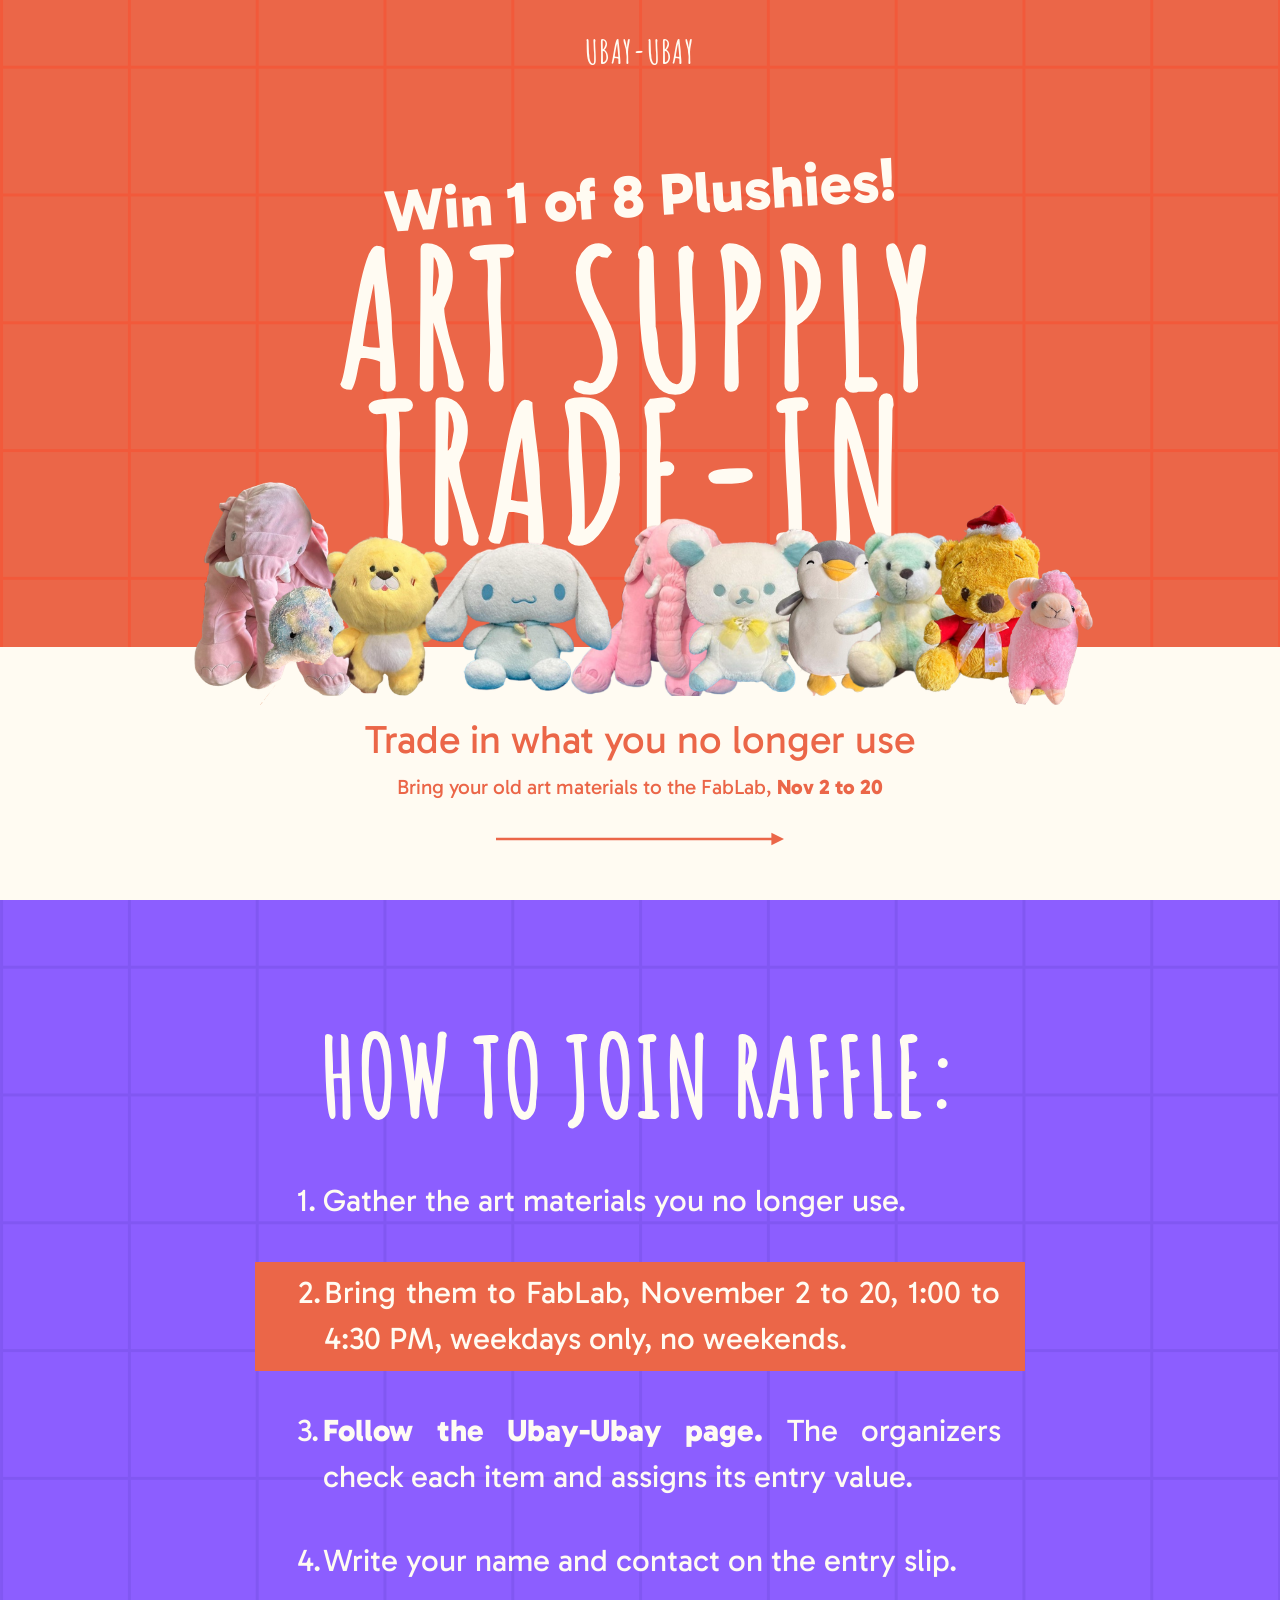
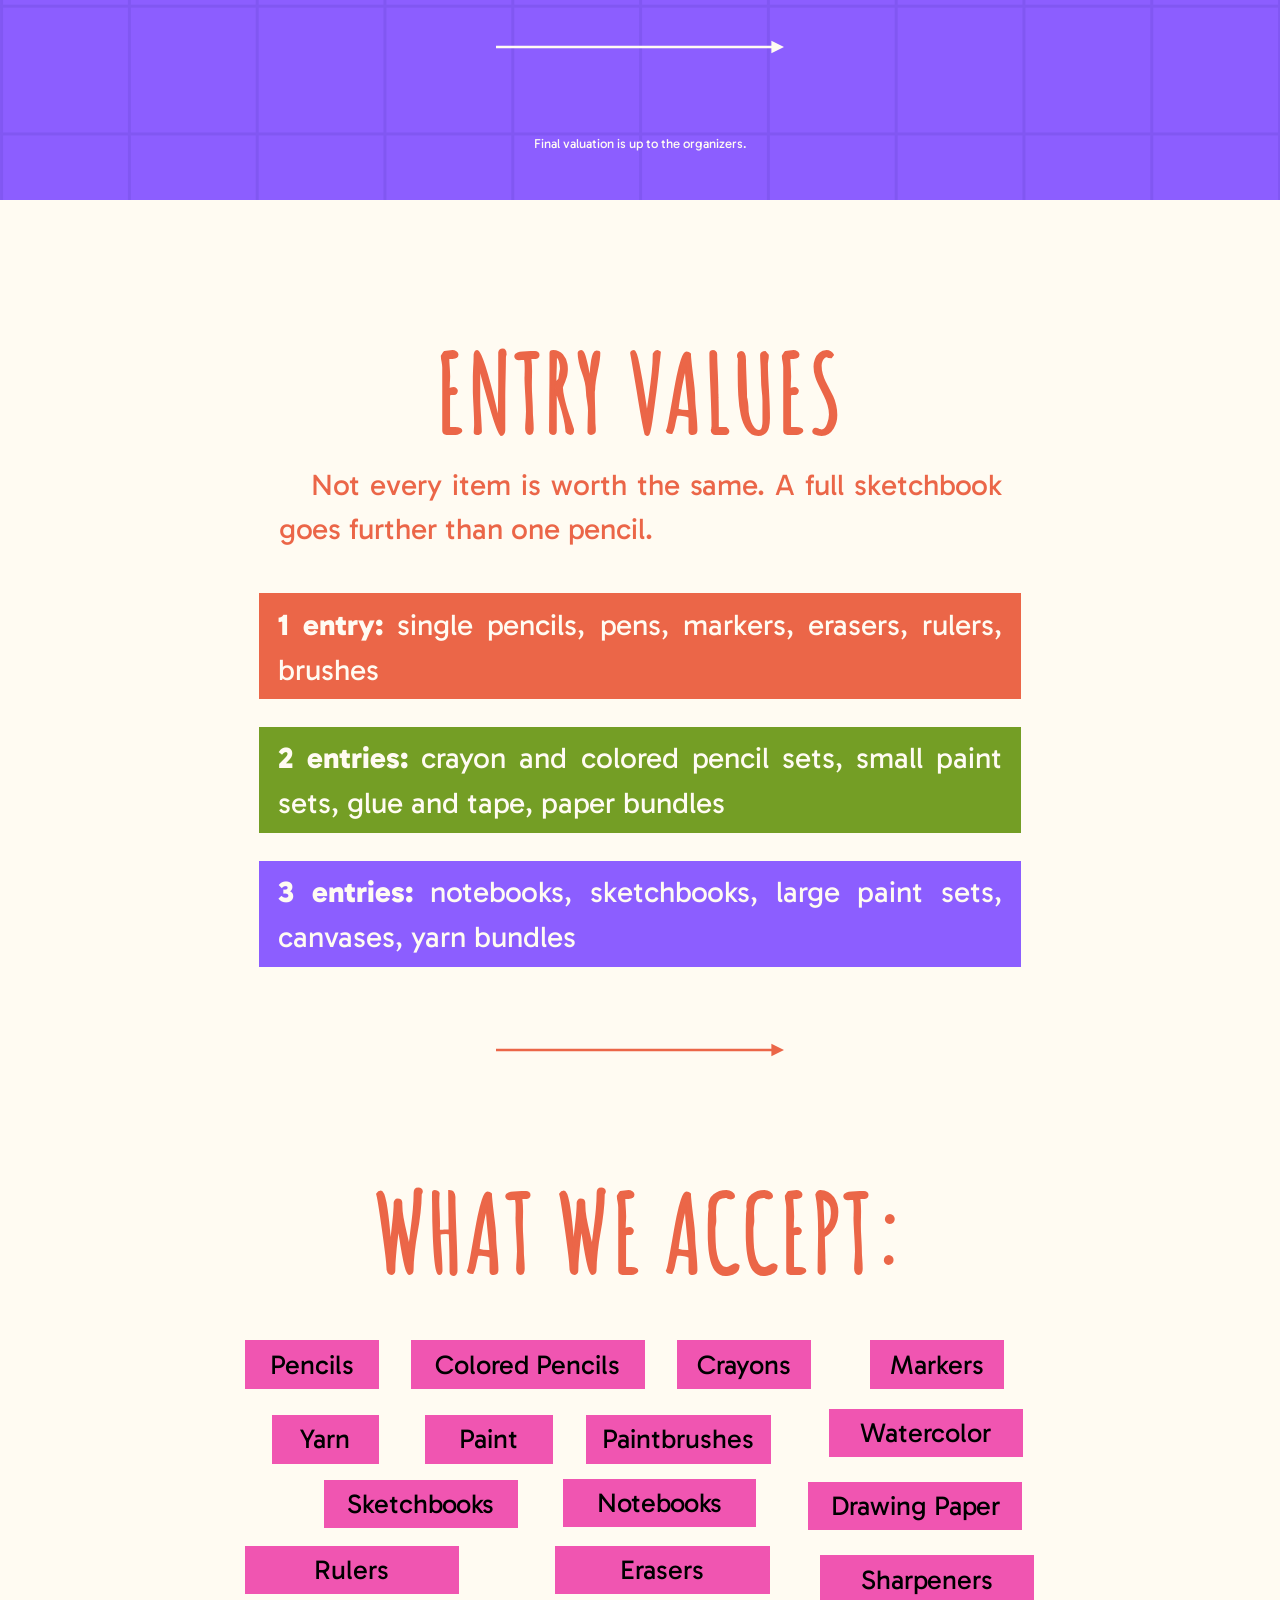
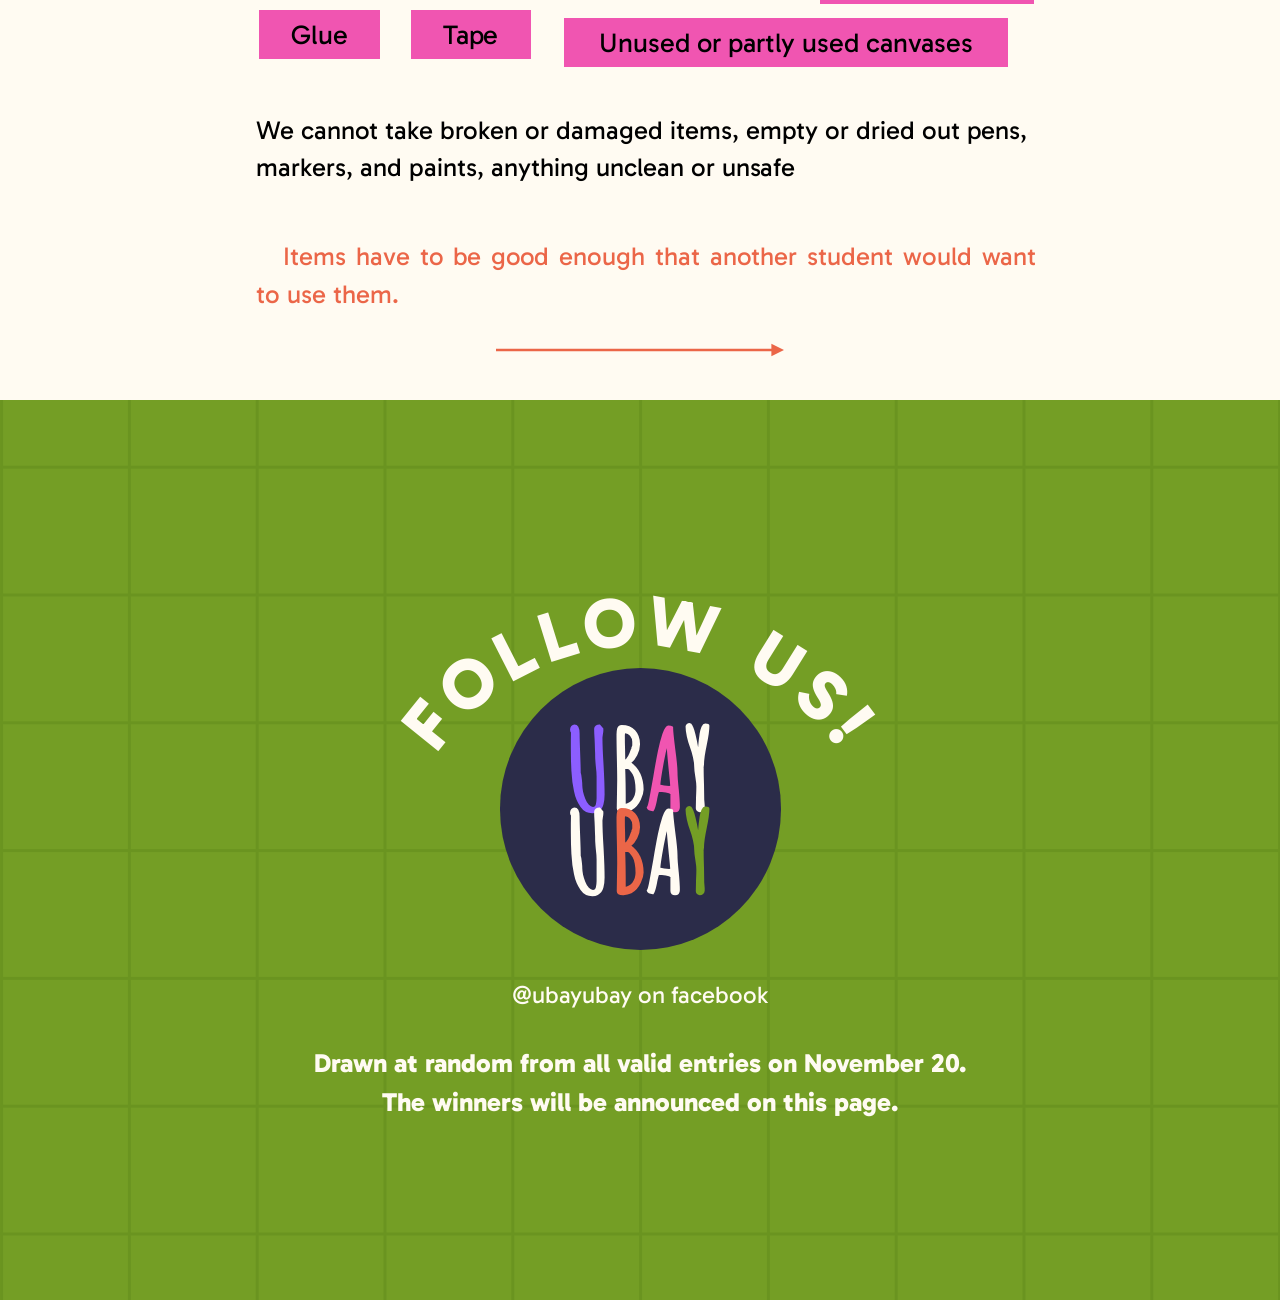
<file: index.html>
<!DOCTYPE html>
<html lang="en">
<head>
<meta charset="utf-8">
<meta name="viewport" content="width=device-width, initial-scale=1">
<title>Ubay-Ubay | Art Supply Trade-In</title>
<meta name="description" content="Bring your old art materials to the FabLab, Nov 2 to 20, and win 1 of 8 plushies.">
<link rel="preconnect" href="https://fonts.googleapis.com">
<link rel="preconnect" href="https://fonts.gstatic.com" crossorigin>
<link href="https://fonts.googleapis.com/css2?family=Amatic+SC:wght@700&family=Gabarito:wght@400;600;800&display=swap" rel="stylesheet">
<link rel="stylesheet" href="style.css">
</head>
<body>

<!-- 1. HERO -->
<section class="band hero" id="top" aria-labelledby="title">
  <div class="slide">
    <p class="brand">ubay-ubay</p>
    <p class="win">Win 1 of 8 Plushies!</p>
    <h1 id="title">Art Supply<br>Trade-In</h1>
    <ul class="plushies" aria-label="The 8 plushies up for grabs">
      <li style="--l:0.46%;--h:23.81%;--b:22.62%;--z:1"><img src="assets/big-elephant.png" alt="Big pink elephant plushie"></li>
      <li style="--l:7.78%;--h:13.28%;--b:21.7%;--z:2"><img src="assets/tiedye-whale.png" alt="Tie-dye whale plushie"></li>
      <li style="--l:15.11%;--h:17.86%;--b:22.62%;--z:3"><img src="assets/yellow-tiger.png" alt="Yellow tiger plushie"></li>
      <li style="--l:42.31%;--h:19.87%;--b:22.62%;--z:4"><img src="assets/pink-elephant.png" alt="Pink elephant plushie"></li>
      <li style="--l:26.1%;--h:16.48%;--b:23.26%;--z:5"><img src="assets/blue-bunny.png" alt="Blue bunny plushie"></li>
      <li style="--l:52.93%;--h:18.77%;--b:23.08%;--z:6"><img src="assets/white-bear.png" alt="White bear plushie with a yellow bow"></li>
      <li style="--l:65.02%;--h:17.4%;--b:22.62%;--z:7"><img src="assets/penguin.png" alt="Penguin plushie"></li>
      <li style="--l:71.43%;--h:17.4%;--b:23.53%;--z:8"><img src="assets/tiedye-bear.png" alt="Tie-dye teddy bear plushie"></li>
      <li style="--l:80.59%;--h:21.34%;--b:22.62%;--z:9"><img src="assets/honey-bear.png" alt="Honey bear plushie in a red shirt and Santa hat"></li>
      <li style="--l:90.66%;--h:15.11%;--b:21.7%;--z:10"><img src="assets/pink-alpaca.png" alt="Pink alpaca plushie"></li>
    </ul>
    <div class="hero-foot">
      <p class="trade">Trade in what you no longer use</p>
      <p class="when">Bring your old art materials to the FabLab, <strong>Nov 2 to 20</strong></p>
    </div>
    <a class="arrow orange-arrow" href="#s-join" aria-label="Next: how to join"><svg viewBox="0 0 320 20" aria-hidden="true"><line x1="0" y1="10" x2="308" y2="10"/><polygon points="320,10 306,3 306,17"/></svg></a>
  </div>
</section>

<!-- 2. HOW TO JOIN -->
<section class="band purple" id="s-join" aria-labelledby="join">
  <div class="slide">
    <h2 id="join" class="display cream-text">How to join raffle:</h2>
    <ol class="steps">
      <li>Gather the art materials you no longer use.</li>
      <li class="hl">Bring them to FabLab, November 2 to 20, 1:00 to 4:30 PM, weekdays only, no weekends.</li>
      <li><strong>Follow the Ubay-Ubay page.</strong> The organizers check each item and assigns its entry value.</li>
      <li>Write your name and contact on the entry slip.</li>
    </ol>
    <a class="arrow white-arrow" href="#s-values" aria-label="Next: entry values"><svg viewBox="0 0 320 20" aria-hidden="true"><line x1="0" y1="10" x2="308" y2="10"/><polygon points="320,10 306,3 306,17"/></svg></a>
    <p class="fine">Final valuation is up to the organizers.</p>
  </div>
</section>

<!-- 3. ENTRY VALUES -->
<section class="band cream" id="s-values" aria-labelledby="values">
  <div class="slide">
    <h2 id="values" class="display orange-text">Entry values</h2>
    <p class="intro orange-text">Not every item is worth the same. A full sketchbook goes further than one pencil.</p>
    <p class="bar b-orange"><strong>1 entry:</strong> single pencils, pens, markers, erasers, rulers, brushes</p>
    <p class="bar b-green"><strong>2 entries:</strong> crayon and colored pencil sets, small paint sets, glue and tape, paper bundles</p>
    <p class="bar b-purple"><strong>3 entries:</strong> notebooks, sketchbooks, large paint sets, canvases, yarn bundles</p>
    <a class="arrow cream-arrow" href="#s-accept" aria-label="Next: what we accept"><svg viewBox="0 0 320 20" aria-hidden="true"><line x1="0" y1="10" x2="308" y2="10"/><polygon points="320,10 306,3 306,17"/></svg></a>
  </div>
</section>

<!-- 4. WHAT WE ACCEPT -->
<section class="band cream" id="s-accept" aria-labelledby="accept">
  <div class="slide accept">
    <h2 id="accept" class="display orange-text">What we accept:</h2>
    <ul class="chips">
      <li style="--x:6.1%;--y:26.7%;--w:14.9%">Pencils</li>
      <li style="--x:24.5%;--y:26.7%;--w:26%">Colored Pencils</li>
      <li style="--x:54.1%;--y:26.7%;--w:14.9%">Crayons</li>
      <li style="--x:75.6%;--y:26.7%;--w:14.9%">Markers</li>
      <li style="--x:9.1%;--y:35%;--w:11.9%">Yarn</li>
      <li style="--x:26.1%;--y:35%;--w:14.2%">Paint</li>
      <li style="--x:44%;--y:35%;--w:20.5%">Paintbrushes</li>
      <li style="--x:71%;--y:34.3%;--w:21.5%">Watercolor</li>
      <li style="--x:14.9%;--y:42.2%;--w:21.5%">Sketchbooks</li>
      <li style="--x:41.4%;--y:42.1%;--w:21.5%">Notebooks</li>
      <li style="--x:68.7%;--y:42.4%;--w:23.8%">Drawing Paper</li>
      <li style="--x:6.1%;--y:49.5%;--w:23.8%">Rulers</li>
      <li style="--x:40.6%;--y:49.5%;--w:23.8%">Erasers</li>
      <li style="--x:70%;--y:50.6%;--w:23.8%">Sharpeners</li>
      <li style="--x:7.7%;--y:56.7%;--w:13.4%">Glue</li>
      <li style="--x:24.5%;--y:56.7%;--w:13.4%">Tape</li>
      <li style="--x:41.5%;--y:57.6%;--w:49.4%">Unused or partly used canvases</li>
    </ul>
    <p class="no">We cannot take broken or damaged items, empty or dried out pens, markers, and paints, anything unclean or unsafe</p>
    <p class="good orange-text">Items have to be good enough that another student would want to use them.</p>
    <a class="arrow cream-arrow" href="#s-follow" aria-label="Next: follow us"><svg viewBox="0 0 320 20" aria-hidden="true"><line x1="0" y1="10" x2="308" y2="10"/><polygon points="320,10 306,3 306,17"/></svg></a>
  </div>
</section>

<!-- 5. FOLLOW US -->
<section class="band green" id="s-follow" aria-labelledby="follow">
  <div class="slide follow">
    <h2 id="follow" class="sr">Follow us</h2>
    <svg class="arc" viewBox="0 0 1092 1092" aria-hidden="true">
      <path id="arcpath" d="M250,594 A295,295 0 0,1 840,594" fill="none"/>
      <text><textPath href="#arcpath" startOffset="50%" text-anchor="middle">FOLLOW US!</textPath></text>
    </svg>
    <div class="logo" role="img" aria-label="Ubay Ubay">
      <span><i class="c-purple">U</i>B<i class="c-pink">A</i>Y</span>
      <span>U<i class="c-orange">B</i>A<i class="c-green">Y</i></span>
    </div>
    <p class="handle"><a href="https://www.facebook.com/people/UBAY-UBAY/61594420606815/" target="_blank" rel="noopener">@ubayubay on facebook</a></p>
    <p class="draw">Drawn at random from all valid entries on November 20.<br>The winners will be announced on this page.</p>
  </div>
</section>

<script src="script.js"></script>
</body>
</html>
</file>
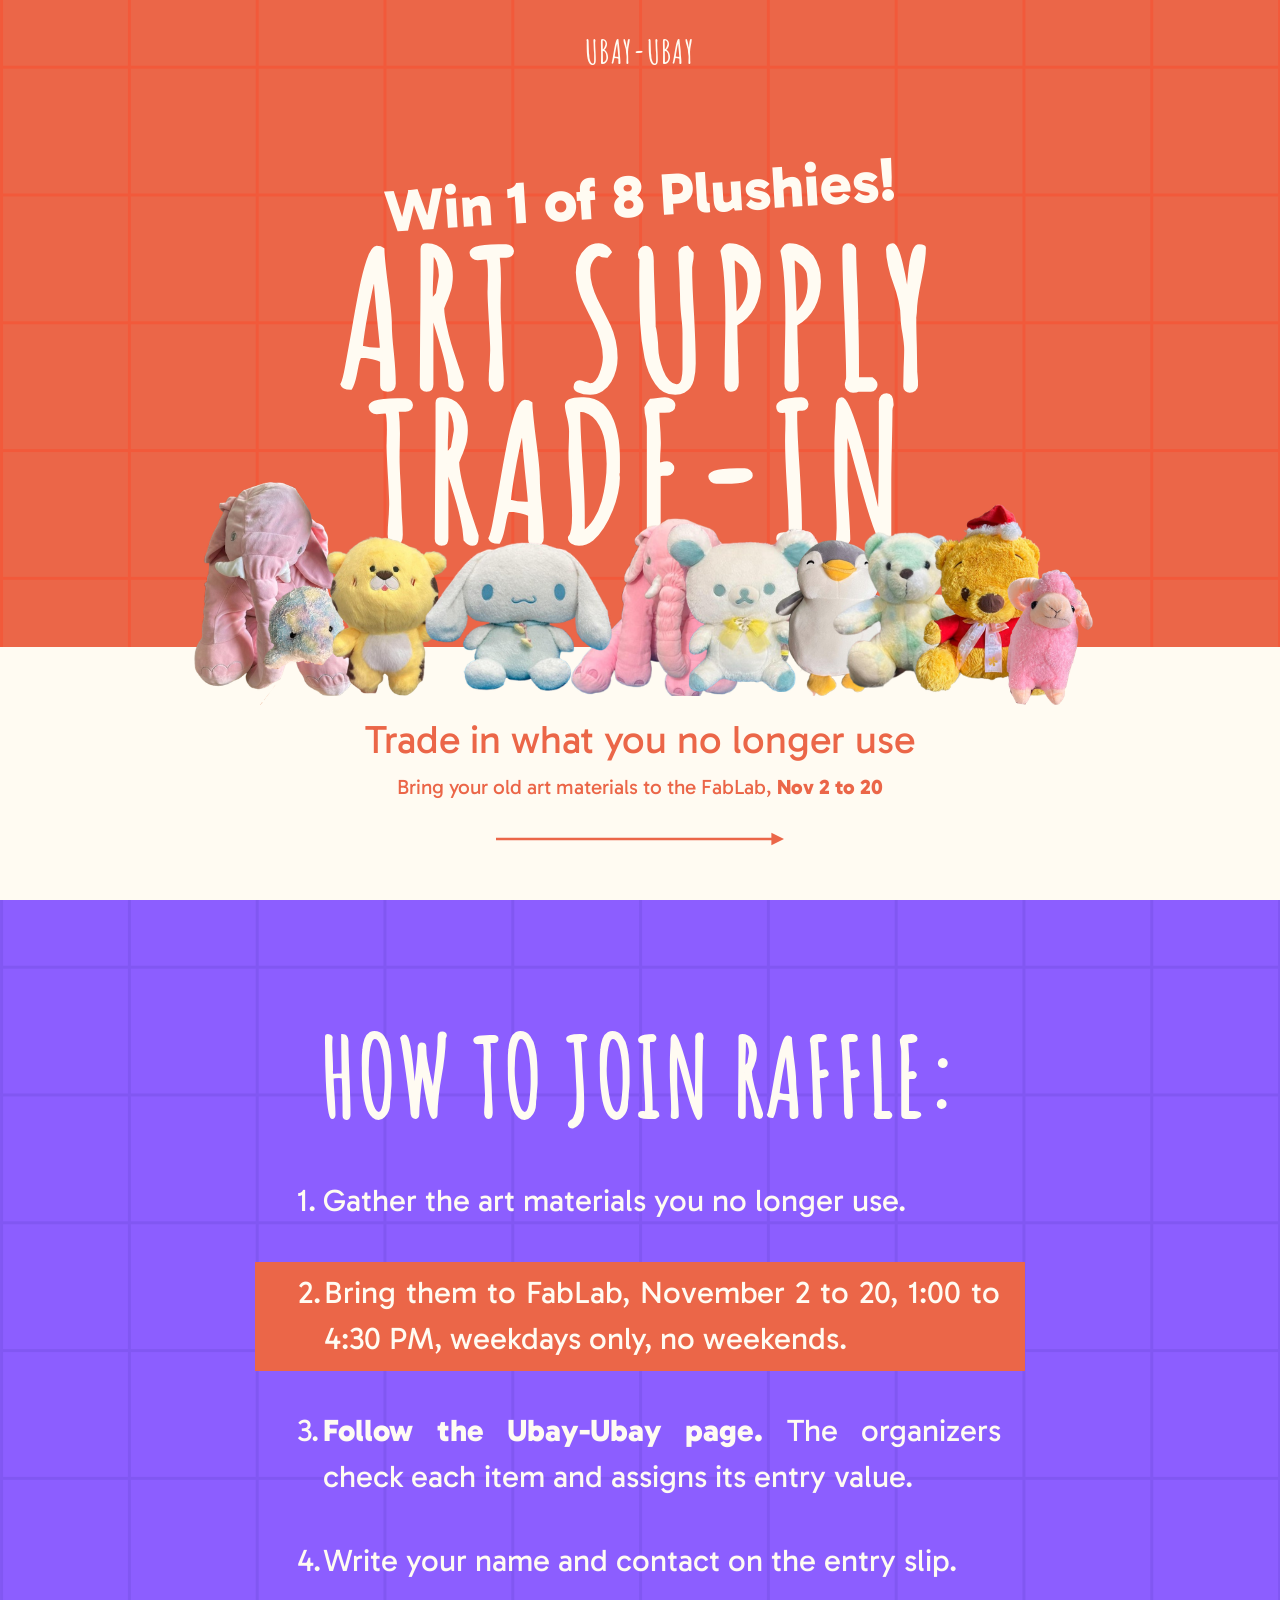
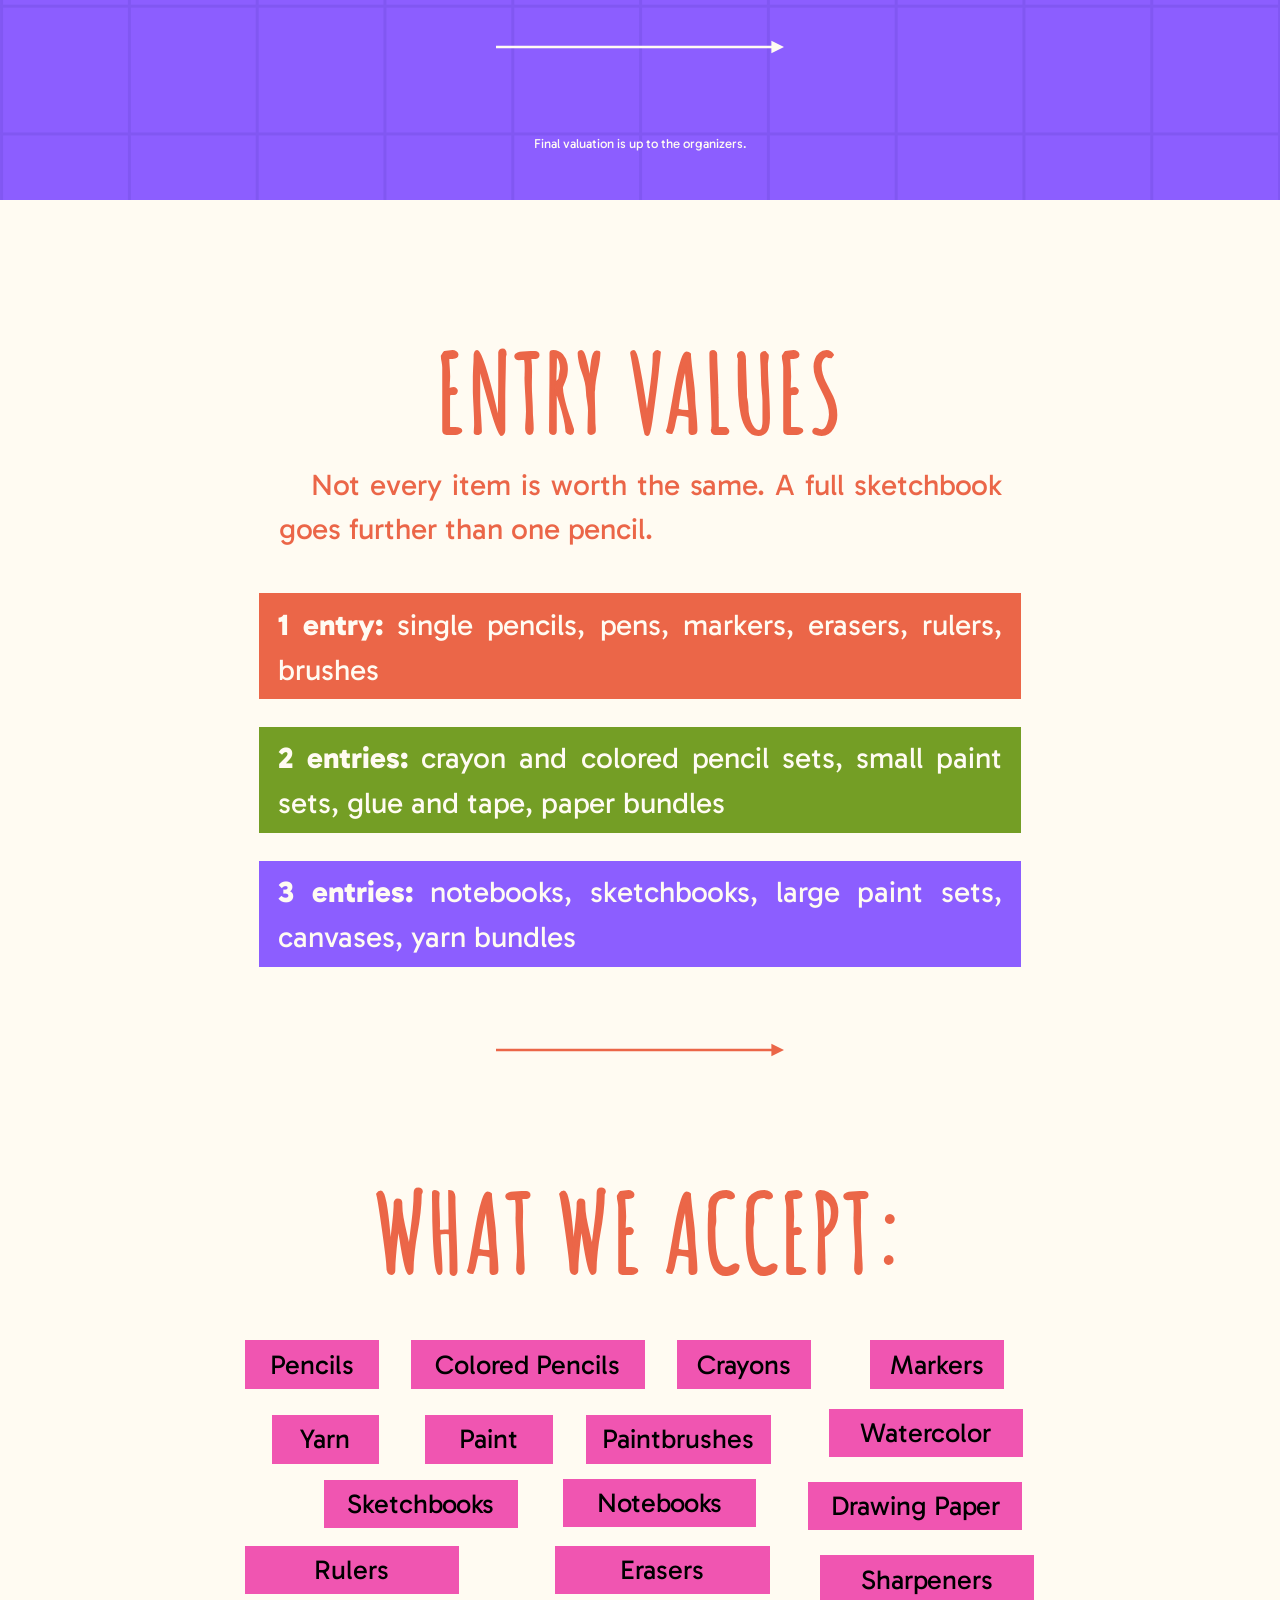
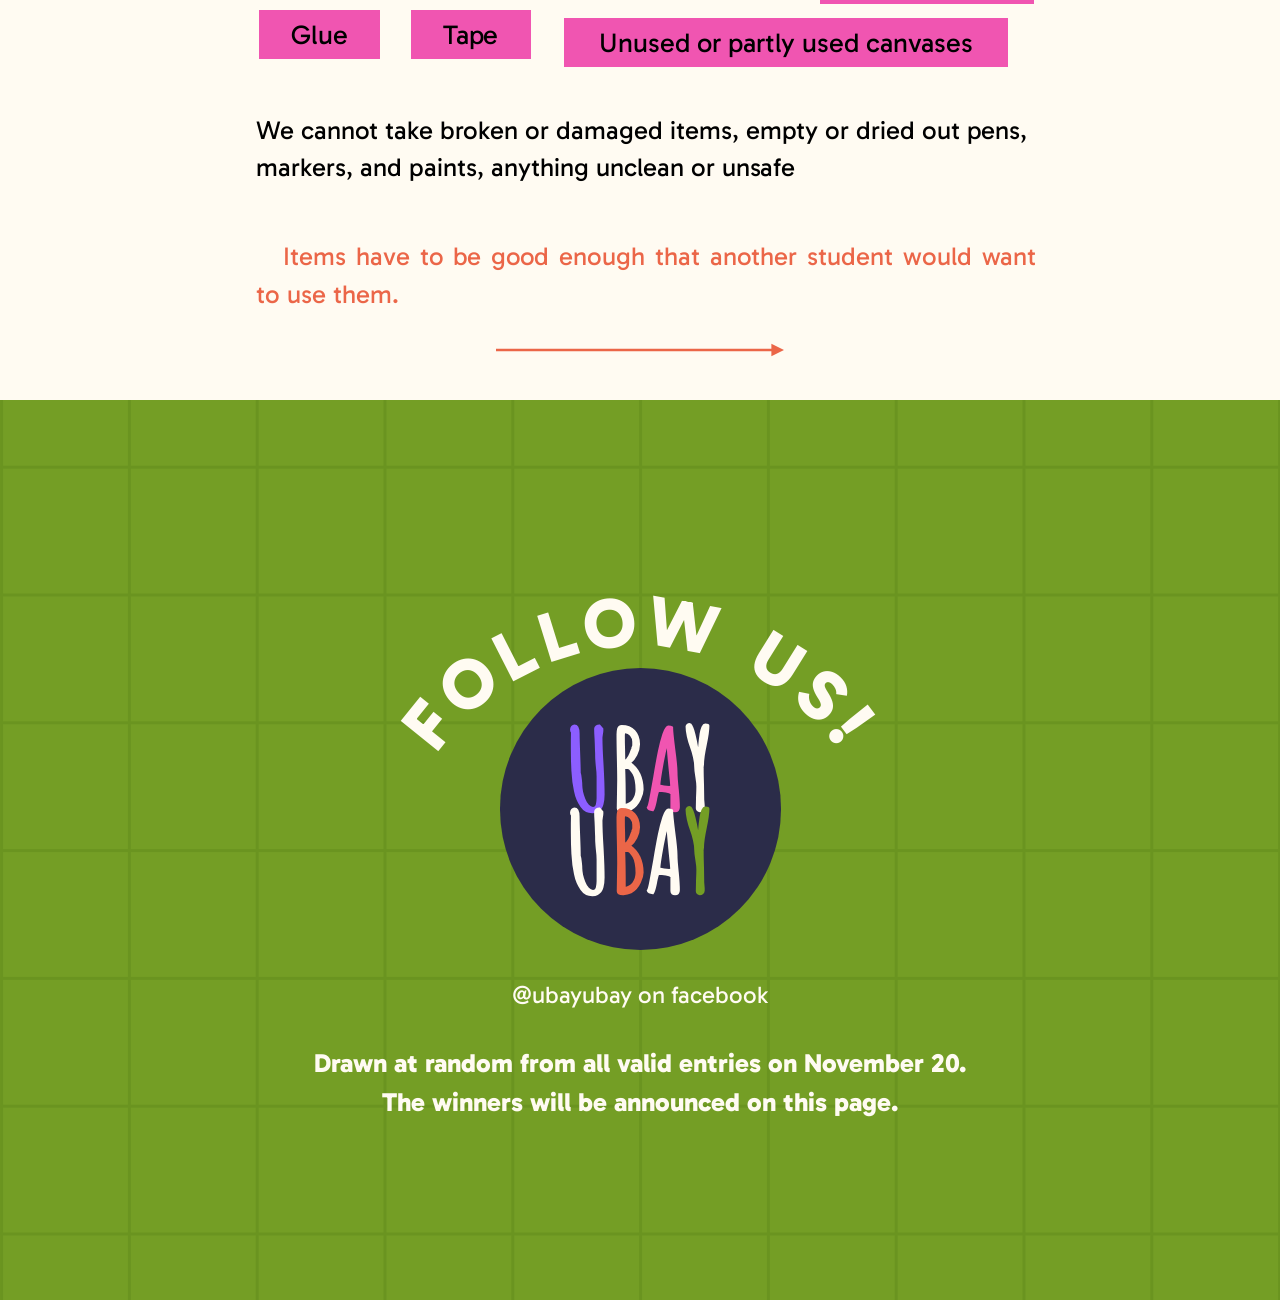
<file: andiRaffle/index.html>
<!DOCTYPE html>
<html lang="en">
<head>
<meta charset="utf-8">
<meta name="viewport" content="width=device-width, initial-scale=1">
<title>Ubay-Ubay | Art Supply Trade-In</title>
<meta name="description" content="Bring your old art materials to the FabLab, Nov 2 to 20, and win 1 of 8 plushies.">
<link rel="preconnect" href="https://fonts.googleapis.com">
<link rel="preconnect" href="https://fonts.gstatic.com" crossorigin>
<link href="https://fonts.googleapis.com/css2?family=Amatic+SC:wght@700&family=Gabarito:wght@400;600;800&display=swap" rel="stylesheet">
<link rel="stylesheet" href="style.css">
</head>
<body>

<!-- 1. HERO -->
<section class="band hero" id="top" aria-labelledby="title">
  <div class="slide">
    <p class="brand">ubay-ubay</p>
    <p class="win">Win 1 of 8 Plushies!</p>
    <h1 id="title">Art Supply<br>Trade-In</h1>
    <ul class="plushies" aria-label="The 8 plushies up for grabs">
      <li style="--l:0.46%;--h:23.81%;--b:22.62%;--z:1"><img src="assets/big-elephant.png" alt="Big pink elephant plushie"></li>
      <li style="--l:7.78%;--h:13.28%;--b:21.7%;--z:2"><img src="assets/tiedye-whale.png" alt="Tie-dye whale plushie"></li>
      <li style="--l:15.11%;--h:17.86%;--b:22.62%;--z:3"><img src="assets/yellow-tiger.png" alt="Yellow tiger plushie"></li>
      <li style="--l:42.31%;--h:19.87%;--b:22.62%;--z:4"><img src="assets/pink-elephant.png" alt="Pink elephant plushie"></li>
      <li style="--l:26.1%;--h:16.48%;--b:23.26%;--z:5"><img src="assets/blue-bunny.png" alt="Blue bunny plushie"></li>
      <li style="--l:52.93%;--h:18.77%;--b:23.08%;--z:6"><img src="assets/white-bear.png" alt="White bear plushie with a yellow bow"></li>
      <li style="--l:65.02%;--h:17.4%;--b:22.62%;--z:7"><img src="assets/penguin.png" alt="Penguin plushie"></li>
      <li style="--l:71.43%;--h:17.4%;--b:23.53%;--z:8"><img src="assets/tiedye-bear.png" alt="Tie-dye teddy bear plushie"></li>
      <li style="--l:80.59%;--h:21.34%;--b:22.62%;--z:9"><img src="assets/honey-bear.png" alt="Honey bear plushie in a red shirt and Santa hat"></li>
      <li style="--l:90.66%;--h:15.11%;--b:21.7%;--z:10"><img src="assets/pink-alpaca.png" alt="Pink alpaca plushie"></li>
    </ul>
    <div class="hero-foot">
      <p class="trade">Trade in what you no longer use</p>
      <p class="when">Bring your old art materials to the FabLab, <strong>Nov 2 to 20</strong></p>
    </div>
    <a class="arrow orange-arrow" href="#s-join" aria-label="Next: how to join"><svg viewBox="0 0 320 20" aria-hidden="true"><line x1="0" y1="10" x2="308" y2="10"/><polygon points="320,10 306,3 306,17"/></svg></a>
  </div>
</section>

<!-- 2. HOW TO JOIN -->
<section class="band purple" id="s-join" aria-labelledby="join">
  <div class="slide">
    <h2 id="join" class="display cream-text">How to join raffle:</h2>
    <ol class="steps">
      <li>Gather the art materials you no longer use.</li>
      <li class="hl">Bring them to FabLab, November 2 to 20, 1:00 to 4:30 PM, weekdays only, no weekends.</li>
      <li><strong>Follow the Ubay-Ubay page.</strong> The organizers check each item and assigns its entry value.</li>
      <li>Write your name and contact on the entry slip.</li>
    </ol>
    <a class="arrow white-arrow" href="#s-values" aria-label="Next: entry values"><svg viewBox="0 0 320 20" aria-hidden="true"><line x1="0" y1="10" x2="308" y2="10"/><polygon points="320,10 306,3 306,17"/></svg></a>
    <p class="fine">Final valuation is up to the organizers.</p>
  </div>
</section>

<!-- 3. ENTRY VALUES -->
<section class="band cream" id="s-values" aria-labelledby="values">
  <div class="slide">
    <h2 id="values" class="display orange-text">Entry values</h2>
    <p class="intro orange-text">Not every item is worth the same. A full sketchbook goes further than one pencil.</p>
    <p class="bar b-orange"><strong>1 entry:</strong> single pencils, pens, markers, erasers, rulers, brushes</p>
    <p class="bar b-green"><strong>2 entries:</strong> crayon and colored pencil sets, small paint sets, glue and tape, paper bundles</p>
    <p class="bar b-purple"><strong>3 entries:</strong> notebooks, sketchbooks, large paint sets, canvases, yarn bundles</p>
    <a class="arrow cream-arrow" href="#s-accept" aria-label="Next: what we accept"><svg viewBox="0 0 320 20" aria-hidden="true"><line x1="0" y1="10" x2="308" y2="10"/><polygon points="320,10 306,3 306,17"/></svg></a>
  </div>
</section>

<!-- 4. WHAT WE ACCEPT -->
<section class="band cream" id="s-accept" aria-labelledby="accept">
  <div class="slide accept">
    <h2 id="accept" class="display orange-text">What we accept:</h2>
    <ul class="chips">
      <li style="--x:6.1%;--y:26.7%;--w:14.9%">Pencils</li>
      <li style="--x:24.5%;--y:26.7%;--w:26%">Colored Pencils</li>
      <li style="--x:54.1%;--y:26.7%;--w:14.9%">Crayons</li>
      <li style="--x:75.6%;--y:26.7%;--w:14.9%">Markers</li>
      <li style="--x:9.1%;--y:35%;--w:11.9%">Yarn</li>
      <li style="--x:26.1%;--y:35%;--w:14.2%">Paint</li>
      <li style="--x:44%;--y:35%;--w:20.5%">Paintbrushes</li>
      <li style="--x:71%;--y:34.3%;--w:21.5%">Watercolor</li>
      <li style="--x:14.9%;--y:42.2%;--w:21.5%">Sketchbooks</li>
      <li style="--x:41.4%;--y:42.1%;--w:21.5%">Notebooks</li>
      <li style="--x:68.7%;--y:42.4%;--w:23.8%">Drawing Paper</li>
      <li style="--x:6.1%;--y:49.5%;--w:23.8%">Rulers</li>
      <li style="--x:40.6%;--y:49.5%;--w:23.8%">Erasers</li>
      <li style="--x:70%;--y:50.6%;--w:23.8%">Sharpeners</li>
      <li style="--x:7.7%;--y:56.7%;--w:13.4%">Glue</li>
      <li style="--x:24.5%;--y:56.7%;--w:13.4%">Tape</li>
      <li style="--x:41.5%;--y:57.6%;--w:49.4%">Unused or partly used canvases</li>
    </ul>
    <p class="no">We cannot take broken or damaged items, empty or dried out pens, markers, and paints, anything unclean or unsafe</p>
    <p class="good orange-text">Items have to be good enough that another student would want to use them.</p>
    <a class="arrow cream-arrow" href="#s-follow" aria-label="Next: follow us"><svg viewBox="0 0 320 20" aria-hidden="true"><line x1="0" y1="10" x2="308" y2="10"/><polygon points="320,10 306,3 306,17"/></svg></a>
  </div>
</section>

<!-- 5. FOLLOW US -->
<section class="band green" id="s-follow" aria-labelledby="follow">
  <div class="slide follow">
    <h2 id="follow" class="sr">Follow us</h2>
    <svg class="arc" viewBox="0 0 1092 1092" aria-hidden="true">
      <path id="arcpath" d="M250,594 A295,295 0 0,1 840,594" fill="none"/>
      <text><textPath href="#arcpath" startOffset="50%" text-anchor="middle">FOLLOW US!</textPath></text>
    </svg>
    <div class="logo" role="img" aria-label="Ubay Ubay">
      <span><i class="c-purple">U</i>B<i class="c-pink">A</i>Y</span>
      <span>U<i class="c-orange">B</i>A<i class="c-green">Y</i></span>
    </div>
    <p class="handle"><a href="https://facebook.com/ubayubay">@ubayubay on facebook</a></p>
    <p class="draw">Drawn at random from all valid entries on November 20.<br>The winners will be announced on this page.</p>
  </div>
</section>

<script src="script.js"></script>
</body>
</html>
</file>
<file: style.css>
/* ===== Ubay-Ubay | brand tokens (from the PDF palette page) ===== */
:root{
  --cream:#fffbf2; --orange:#eb6648; --pink:#f055b1;
  --purple:#8c5eff; --green:#749e25; --navy:#2b2c49;
  --display:"Sunday","Amatic SC","Impact",sans-serif;   /* PDF font: Sunday   */
  --body:"Agrandir","Gabarito",system-ui,sans-serif;    /* PDF font: Agrandir */

  /* 1u = 1% of the poster width. Every size below is in u, so the page
     scales exactly like the square PDF slides. script.js refines this. */
  --max:900px;
  --u:calc(min(100vw, var(--max)) / 100);
}
/* If you own the Sunday / Agrandir fonts, uncomment and point to your files:
@font-face{font-family:"Sunday";src:url("fonts/Sunday-Regular.woff2") format("woff2")}
@font-face{font-family:"Agrandir";src:url("fonts/Agrandir-Regular.woff2") format("woff2");font-weight:400}
@font-face{font-family:"Agrandir";src:url("fonts/Agrandir-Bold.woff2") format("woff2");font-weight:700}
*/

*{box-sizing:border-box;margin:0;padding:0}
html{-webkit-text-size-adjust:100%;overflow-x:clip}
body{font-family:var(--body);background:var(--cream);color:var(--navy);overflow-x:clip}
img{display:block;max-width:100%}
ul,ol{list-style:none}
.sr{position:absolute;width:1px;height:1px;overflow:hidden;clip:rect(0 0 0 0)}

/* ===== slide frames ===== */
.band{position:relative;isolation:isolate;overflow:hidden}
.slide{position:relative;width:min(100%,var(--max));aspect-ratio:1;margin:0 auto}
.cream{background:var(--cream)} .purple{background:var(--purple)} .green{background:var(--green)}
.hero{background:linear-gradient(var(--orange) 0 calc(var(--u)*71.9), var(--cream) 0)}

/* grid texture (full-bleed, aligned with the slide) */
.hero::before,.purple::before,.green::before{
  content:"";position:absolute;inset:0;z-index:-1;pointer-events:none;
  --line:#f2593a;
  background-image:
    linear-gradient(var(--line) calc(var(--u)*.28), transparent 0),
    linear-gradient(90deg,var(--line) calc(var(--u)*.28), transparent 0);
  background-size:calc(var(--u)*14.2) calc(var(--u)*14.2);
  background-position:calc(50% + var(--u)*-35.6) calc(var(--u)*7.3);
}
.hero::before{height:calc(var(--u)*71.9);bottom:auto}
.purple::before{--line:#8157f2}
.green::before{--line:#6a9420}

/* ===== type ===== */
.display{font-family:var(--display);font-weight:700;text-transform:uppercase;
  font-size:calc(var(--u)*12);line-height:1;letter-spacing:.015em;text-align:center;
  -webkit-text-stroke:calc(var(--u)*.22) currentColor;white-space:nowrap}
.cream-text{color:var(--cream)} .orange-text{color:var(--orange)}

/* ===== 1. hero ===== */
.hero .slide{color:var(--cream);text-align:center}
.brand{position:absolute;top:3.4%;left:0;right:0;font-family:var(--display);font-weight:700;
  font-size:calc(var(--u)*3.6);letter-spacing:.04em;text-transform:uppercase}
.win{position:absolute;top:18.4%;left:0;right:0;font-weight:800;font-size:calc(var(--u)*6.6);
  transform:rotate(-3.5deg);line-height:1}
h1{white-space:nowrap;position:absolute;top:26.5%;left:0;right:0;font-family:var(--display);font-weight:700;
  text-transform:uppercase;font-size:calc(var(--u)*21);line-height:.82;letter-spacing:.03em;
  -webkit-text-stroke:calc(var(--u)*.4) currentColor}
.plushies{position:absolute;inset:0;pointer-events:none}
.plushies li{position:absolute;left:var(--l);bottom:var(--b);height:var(--h);z-index:var(--z);
  pointer-events:auto;transform-origin:50% 100%;cursor:pointer}
.plushies img{height:100%;width:auto;max-width:none}
.plushies li.bounce{animation:hop .5s ease}
@keyframes hop{30%{transform:translateY(-6%) rotate(-4deg)}60%{transform:translateY(0) rotate(2deg)}}
.hero-foot{position:absolute;left:0;right:0;top:79.5%;color:var(--orange)}
.trade{font-size:calc(var(--u)*4.4);line-height:1.2}
.when{font-size:calc(var(--u)*2.3);margin-top:1.3%}
.when strong{font-weight:800}
.arrow{position:absolute;left:34%;width:32%;display:block}
.arrow svg{display:block;width:100%;overflow:visible;transition:transform .2s}
.arrow::after{content:"";position:absolute;inset:-14px -10px}
.arrow:hover svg,.arrow:focus-visible svg{transform:translateX(calc(var(--u)*1.2))}
html{scroll-behavior:smooth}
.cream-arrow{top:93.4%;color:var(--orange)}
.arrow line{stroke:currentColor;stroke-width:3}
.arrow polygon{fill:currentColor}
.orange-arrow{top:92.2%;color:var(--orange)}
.white-arrow{color:var(--cream)}

/* ===== 2. how to join ===== */
.purple .slide{color:var(--cream);display:flex;flex-direction:column;padding-top:calc(var(--u)*13.4)}
.steps{margin-top:calc(var(--u)*5.5);font-size:calc(var(--u)*3.45);line-height:1.5;text-align:justify;
  counter-reset:s;display:grid;gap:calc(var(--u)*4.1)}
.steps li{counter-increment:s;margin:0 9.9% 0 11.9%;padding-left:calc(var(--u)*2.9);text-indent:calc(var(--u)*-2.9);font-weight:400}
.steps li::before{content:counter(s) ". ";display:inline-block;width:calc(var(--u)*2.9);text-indent:0}
.steps strong{font-weight:800}
.steps .hl{background:var(--orange);margin:0 7.2%;padding:calc(var(--u)*.9) calc(var(--u)*2.8) calc(var(--u)*.9) calc(var(--u)*7.7);text-indent:calc(var(--u)*-2.9)}
.white-arrow{position:relative;left:auto;margin:calc(var(--u)*6) auto 0;top:auto}
.fine{position:absolute;bottom:5.5%;left:0;right:0;text-align:center;font-size:calc(var(--u)*1.45)}

/* ===== 3. entry values ===== */
.cream .slide{color:var(--navy)}
.cream h2{position:absolute;top:15.2%;left:0;right:0}
.intro{position:absolute;top:29.2%;left:9.9%;right:9.8%;font-size:calc(var(--u)*3.3);line-height:1.5;text-align:justify;text-indent:calc(var(--u)*3.5)}
.bar{position:absolute;left:7.7%;right:7.7%;height:calc(var(--u)*11.8);padding:calc(var(--u)*1.1) calc(var(--u)*2.1);
  font-size:calc(var(--u)*3.3);line-height:1.5;text-align:justify;color:var(--cream)}
.bar strong{font-weight:800}
.b-orange{top:43.7%;background:var(--orange)}
.b-green{top:58.5%;background:var(--green)}
.b-purple{top:73.4%;background:var(--purple)}

/* ===== 4. what we accept ===== */
.accept h2{top:8.6%}
.chips{position:absolute;inset:0}
.chips li{position:absolute;left:var(--x);top:var(--y);width:var(--w);height:calc(var(--u)*5.4);
  display:flex;align-items:center;justify-content:center;background:var(--pink);color:#000;
  font-size:calc(var(--u)*3);white-space:nowrap}
.no{position:absolute;top:68%;left:7.3%;right:6%;font-size:calc(var(--u)*2.85);line-height:1.45;color:#000}
.good{position:absolute;top:82%;left:7.3%;right:6%;font-size:calc(var(--u)*2.85);line-height:1.5;text-align:justify;text-indent:calc(var(--u)*3)}

/* ===== 5. follow us ===== */
.follow{color:var(--cream)}
.arc{position:absolute;inset:0;width:100%;height:100%}
.arc text{font-family:var(--body);font-weight:800;font-size:86px;letter-spacing:9px;fill:var(--cream)}
.logo{position:absolute;left:34.4%;top:29.8%;width:31.3%;aspect-ratio:1;border-radius:50%;background:var(--navy);
  display:grid;place-content:center;text-align:center;font-family:var(--display);font-weight:700;
  font-size:calc(var(--u)*12.5);line-height:.74;text-transform:uppercase;color:var(--cream);
  -webkit-text-stroke:calc(var(--u)*.25) currentColor}
.logo span{display:block}.logo i{font-style:normal}
.c-purple{color:var(--purple)}.c-pink{color:var(--pink)}.c-orange{color:var(--orange)}.c-green{color:var(--green)}
.handle{position:absolute;top:64.6%;left:0;right:0;text-align:center;font-size:calc(var(--u)*2.65)}
.handle a{color:inherit;text-decoration:none}
.handle a:hover{text-decoration:underline}
.draw{position:absolute;top:71.5%;left:0;right:0;text-align:center;font-size:calc(var(--u)*2.9);font-weight:800;line-height:1.5}

:focus-visible{outline:3px solid var(--pink);outline-offset:3px}

/* ===== mobile: keep the poster look, but give text more room ===== */
@media (max-width:640px){
  .slide{aspect-ratio:auto;min-height:calc(var(--u)*100)}
  /* sections that are pure text switch from poster-pinned to flowing, so bigger text never overlaps */
  .purple .slide,.cream:not(.photos) .slide:not(.accept),.accept,.follow{
    display:flex;flex-direction:column;justify-content:center;gap:calc(var(--u)*5);padding:calc(var(--u)*10) calc(var(--u)*7)}
  .purple h2,.cream h2,.accept h2,.intro,.bar,.steps,.fine,.no,.good,.chips,.handle,.draw,.arrow:not(.orange-arrow){position:static;height:auto;inset:auto}
  .display{font-size:calc(var(--u)*14);white-space:normal}
  .steps{font-size:max(calc(var(--u)*4.4),16px);gap:calc(var(--u)*5)}
  .steps li,.steps .hl{margin:0}
  .steps li{padding-left:calc(var(--u)*5);text-indent:calc(var(--u)*-5)}
  .steps li::before{width:calc(var(--u)*5)}
  .steps .hl{padding:calc(var(--u)*2.5) calc(var(--u)*3) calc(var(--u)*2.5) calc(var(--u)*8);margin:0 calc(var(--u)*-7)}
  .intro{font-size:max(calc(var(--u)*4.4),16px);text-indent:0;text-align:left}
  .bar{font-size:max(calc(var(--u)*4.2),16px);padding:calc(var(--u)*3.5)}
  .chips{display:flex;flex-wrap:wrap;gap:calc(var(--u)*2.2);justify-content:center}
  .chips li{position:static;width:auto;height:auto;padding:calc(var(--u)*1.6) calc(var(--u)*3.2);font-size:max(calc(var(--u)*4),15px)}
  .no,.good{font-size:max(calc(var(--u)*4),15px);text-indent:0;text-align:left}
  .fine{font-size:max(calc(var(--u)*3.2),12px)}
  .arrow:not(.orange-arrow){position:relative;left:auto;width:35%;margin:0 auto}
  .follow{min-height:calc(var(--u)*130);padding-top:calc(var(--u)*72)}
  .arc{position:absolute;inset:0 0 auto 0;height:calc(var(--u)*100)}
  .logo{position:absolute;left:50%;top:calc(var(--u)*29.8);transform:translateX(-50%);width:calc(var(--u)*40);font-size:calc(var(--u)*16)}
  .handle{font-size:max(calc(var(--u)*4),15px);margin-top:calc(var(--u)*-3)}
  .draw{font-size:max(calc(var(--u)*4),15px)}
  .win{top:17%}
}
@media (prefers-reduced-motion:reduce){html{scroll-behavior:auto}.arrow svg{transition:none}.plushies li.bounce{animation:none}}
</file>
<file: andiRaffle/style.css>
/* ===== Ubay-Ubay | brand tokens (from the PDF palette page) ===== */
:root{
  --cream:#fffbf2; --orange:#eb6648; --pink:#f055b1;
  --purple:#8c5eff; --green:#749e25; --navy:#2b2c49;
  --display:"Sunday","Amatic SC","Impact",sans-serif;   /* PDF font: Sunday   */
  --body:"Agrandir","Gabarito",system-ui,sans-serif;    /* PDF font: Agrandir */

  /* 1u = 1% of the poster width. Every size below is in u, so the page
     scales exactly like the square PDF slides. script.js refines this. */
  --max:900px;
  --u:calc(min(100vw, var(--max)) / 100);
}
/* If you own the Sunday / Agrandir fonts, uncomment and point to your files:
@font-face{font-family:"Sunday";src:url("fonts/Sunday-Regular.woff2") format("woff2")}
@font-face{font-family:"Agrandir";src:url("fonts/Agrandir-Regular.woff2") format("woff2");font-weight:400}
@font-face{font-family:"Agrandir";src:url("fonts/Agrandir-Bold.woff2") format("woff2");font-weight:700}
*/

*{box-sizing:border-box;margin:0;padding:0}
html{-webkit-text-size-adjust:100%;overflow-x:clip}
body{font-family:var(--body);background:var(--cream);color:var(--navy);overflow-x:clip}
img{display:block;max-width:100%}
ul,ol{list-style:none}
.sr{position:absolute;width:1px;height:1px;overflow:hidden;clip:rect(0 0 0 0)}

/* ===== slide frames ===== */
.band{position:relative;isolation:isolate;overflow:hidden}
.slide{position:relative;width:min(100%,var(--max));aspect-ratio:1;margin:0 auto}
.cream{background:var(--cream)} .purple{background:var(--purple)} .green{background:var(--green)}
.hero{background:linear-gradient(var(--orange) 0 calc(var(--u)*71.9), var(--cream) 0)}

/* grid texture (full-bleed, aligned with the slide) */
.hero::before,.purple::before,.green::before{
  content:"";position:absolute;inset:0;z-index:-1;pointer-events:none;
  --line:#f2593a;
  background-image:
    linear-gradient(var(--line) calc(var(--u)*.28), transparent 0),
    linear-gradient(90deg,var(--line) calc(var(--u)*.28), transparent 0);
  background-size:calc(var(--u)*14.2) calc(var(--u)*14.2);
  background-position:calc(50% + var(--u)*-35.6) calc(var(--u)*7.3);
}
.hero::before{height:calc(var(--u)*71.9);bottom:auto}
.purple::before{--line:#8157f2}
.green::before{--line:#6a9420}

/* ===== type ===== */
.display{font-family:var(--display);font-weight:700;text-transform:uppercase;
  font-size:calc(var(--u)*12);line-height:1;letter-spacing:.015em;text-align:center;
  -webkit-text-stroke:calc(var(--u)*.22) currentColor;white-space:nowrap}
.cream-text{color:var(--cream)} .orange-text{color:var(--orange)}

/* ===== 1. hero ===== */
.hero .slide{color:var(--cream);text-align:center}
.brand{position:absolute;top:3.4%;left:0;right:0;font-family:var(--display);font-weight:700;
  font-size:calc(var(--u)*3.6);letter-spacing:.04em;text-transform:uppercase}
.win{position:absolute;top:18.4%;left:0;right:0;font-weight:800;font-size:calc(var(--u)*6.6);
  transform:rotate(-3.5deg);line-height:1}
h1{white-space:nowrap;position:absolute;top:26.5%;left:0;right:0;font-family:var(--display);font-weight:700;
  text-transform:uppercase;font-size:calc(var(--u)*21);line-height:.82;letter-spacing:.03em;
  -webkit-text-stroke:calc(var(--u)*.4) currentColor}
.plushies{position:absolute;inset:0;pointer-events:none}
.plushies li{position:absolute;left:var(--l);bottom:var(--b);height:var(--h);z-index:var(--z);
  pointer-events:auto;transform-origin:50% 100%;cursor:pointer}
.plushies img{height:100%;width:auto;max-width:none}
.plushies li.bounce{animation:hop .5s ease}
@keyframes hop{30%{transform:translateY(-6%) rotate(-4deg)}60%{transform:translateY(0) rotate(2deg)}}
.hero-foot{position:absolute;left:0;right:0;top:79.5%;color:var(--orange)}
.trade{font-size:calc(var(--u)*4.4);line-height:1.2}
.when{font-size:calc(var(--u)*2.3);margin-top:1.3%}
.when strong{font-weight:800}
.arrow{position:absolute;left:34%;width:32%;display:block}
.arrow svg{display:block;width:100%;overflow:visible;transition:transform .2s}
.arrow::after{content:"";position:absolute;inset:-14px -10px}
.arrow:hover svg,.arrow:focus-visible svg{transform:translateX(calc(var(--u)*1.2))}
html{scroll-behavior:smooth}
.cream-arrow{top:93.4%;color:var(--orange)}
.arrow line{stroke:currentColor;stroke-width:3}
.arrow polygon{fill:currentColor}
.orange-arrow{top:92.2%;color:var(--orange)}
.white-arrow{color:var(--cream)}

/* ===== 2. how to join ===== */
.purple .slide{color:var(--cream);display:flex;flex-direction:column;padding-top:calc(var(--u)*13.4)}
.steps{margin-top:calc(var(--u)*5.5);font-size:calc(var(--u)*3.45);line-height:1.5;text-align:justify;
  counter-reset:s;display:grid;gap:calc(var(--u)*4.1)}
.steps li{counter-increment:s;margin:0 9.9% 0 11.9%;padding-left:calc(var(--u)*2.9);text-indent:calc(var(--u)*-2.9);font-weight:400}
.steps li::before{content:counter(s) ". ";display:inline-block;width:calc(var(--u)*2.9);text-indent:0}
.steps strong{font-weight:800}
.steps .hl{background:var(--orange);margin:0 7.2%;padding:calc(var(--u)*.9) calc(var(--u)*2.8) calc(var(--u)*.9) calc(var(--u)*7.7);text-indent:calc(var(--u)*-2.9)}
.white-arrow{position:relative;left:auto;margin:calc(var(--u)*6) auto 0;top:auto}
.fine{position:absolute;bottom:5.5%;left:0;right:0;text-align:center;font-size:calc(var(--u)*1.45)}

/* ===== 3. entry values ===== */
.cream .slide{color:var(--navy)}
.cream h2{position:absolute;top:15.2%;left:0;right:0}
.intro{position:absolute;top:29.2%;left:9.9%;right:9.8%;font-size:calc(var(--u)*3.3);line-height:1.5;text-align:justify;text-indent:calc(var(--u)*3.5)}
.bar{position:absolute;left:7.7%;right:7.7%;height:calc(var(--u)*11.8);padding:calc(var(--u)*1.1) calc(var(--u)*2.1);
  font-size:calc(var(--u)*3.3);line-height:1.5;text-align:justify;color:var(--cream)}
.bar strong{font-weight:800}
.b-orange{top:43.7%;background:var(--orange)}
.b-green{top:58.5%;background:var(--green)}
.b-purple{top:73.4%;background:var(--purple)}

/* ===== 4. what we accept ===== */
.accept h2{top:8.6%}
.chips{position:absolute;inset:0}
.chips li{position:absolute;left:var(--x);top:var(--y);width:var(--w);height:calc(var(--u)*5.4);
  display:flex;align-items:center;justify-content:center;background:var(--pink);color:#000;
  font-size:calc(var(--u)*3);white-space:nowrap}
.no{position:absolute;top:68%;left:7.3%;right:6%;font-size:calc(var(--u)*2.85);line-height:1.45;color:#000}
.good{position:absolute;top:82%;left:7.3%;right:6%;font-size:calc(var(--u)*2.85);line-height:1.5;text-align:justify;text-indent:calc(var(--u)*3)}

/* ===== 5. follow us ===== */
.follow{color:var(--cream)}
.arc{position:absolute;inset:0;width:100%;height:100%}
.arc text{font-family:var(--body);font-weight:800;font-size:86px;letter-spacing:9px;fill:var(--cream)}
.logo{position:absolute;left:34.4%;top:29.8%;width:31.3%;aspect-ratio:1;border-radius:50%;background:var(--navy);
  display:grid;place-content:center;text-align:center;font-family:var(--display);font-weight:700;
  font-size:calc(var(--u)*12.5);line-height:.74;text-transform:uppercase;color:var(--cream);
  -webkit-text-stroke:calc(var(--u)*.25) currentColor}
.logo span{display:block}.logo i{font-style:normal}
.c-purple{color:var(--purple)}.c-pink{color:var(--pink)}.c-orange{color:var(--orange)}.c-green{color:var(--green)}
.handle{position:absolute;top:64.6%;left:0;right:0;text-align:center;font-size:calc(var(--u)*2.65)}
.handle a{color:inherit;text-decoration:none}
.handle a:hover{text-decoration:underline}
.draw{position:absolute;top:71.5%;left:0;right:0;text-align:center;font-size:calc(var(--u)*2.9);font-weight:800;line-height:1.5}

:focus-visible{outline:3px solid var(--pink);outline-offset:3px}

/* ===== mobile: keep the poster look, but give text more room ===== */
@media (max-width:640px){
  .slide{aspect-ratio:auto;min-height:calc(var(--u)*100)}
  /* sections that are pure text switch from poster-pinned to flowing, so bigger text never overlaps */
  .purple .slide,.cream:not(.photos) .slide:not(.accept),.accept,.follow{
    display:flex;flex-direction:column;justify-content:center;gap:calc(var(--u)*5);padding:calc(var(--u)*10) calc(var(--u)*7)}
  .purple h2,.cream h2,.accept h2,.intro,.bar,.steps,.fine,.no,.good,.chips,.handle,.draw,.arrow:not(.orange-arrow){position:static;height:auto;inset:auto}
  .display{font-size:calc(var(--u)*14);white-space:normal}
  .steps{font-size:max(calc(var(--u)*4.4),16px);gap:calc(var(--u)*5)}
  .steps li,.steps .hl{margin:0}
  .steps li{padding-left:calc(var(--u)*5);text-indent:calc(var(--u)*-5)}
  .steps li::before{width:calc(var(--u)*5)}
  .steps .hl{padding:calc(var(--u)*2.5) calc(var(--u)*3) calc(var(--u)*2.5) calc(var(--u)*8);margin:0 calc(var(--u)*-7)}
  .intro{font-size:max(calc(var(--u)*4.4),16px);text-indent:0;text-align:left}
  .bar{font-size:max(calc(var(--u)*4.2),16px);padding:calc(var(--u)*3.5)}
  .chips{display:flex;flex-wrap:wrap;gap:calc(var(--u)*2.2);justify-content:center}
  .chips li{position:static;width:auto;height:auto;padding:calc(var(--u)*1.6) calc(var(--u)*3.2);font-size:max(calc(var(--u)*4),15px)}
  .no,.good{font-size:max(calc(var(--u)*4),15px);text-indent:0;text-align:left}
  .fine{font-size:max(calc(var(--u)*3.2),12px)}
  .arrow:not(.orange-arrow){position:relative;left:auto;width:35%;margin:0 auto}
  .follow{min-height:calc(var(--u)*130);padding-top:calc(var(--u)*72)}
  .arc{position:absolute;inset:0 0 auto 0;height:calc(var(--u)*100)}
  .logo{position:absolute;left:50%;top:calc(var(--u)*29.8);transform:translateX(-50%);width:calc(var(--u)*40);font-size:calc(var(--u)*16)}
  .handle{font-size:max(calc(var(--u)*4),15px);margin-top:calc(var(--u)*-3)}
  .draw{font-size:max(calc(var(--u)*4),15px)}
  .win{top:17%}
}
@media (prefers-reduced-motion:reduce){html{scroll-behavior:auto}.arrow svg{transition:none}.plushies li.bounce{animation:none}}
</file>
